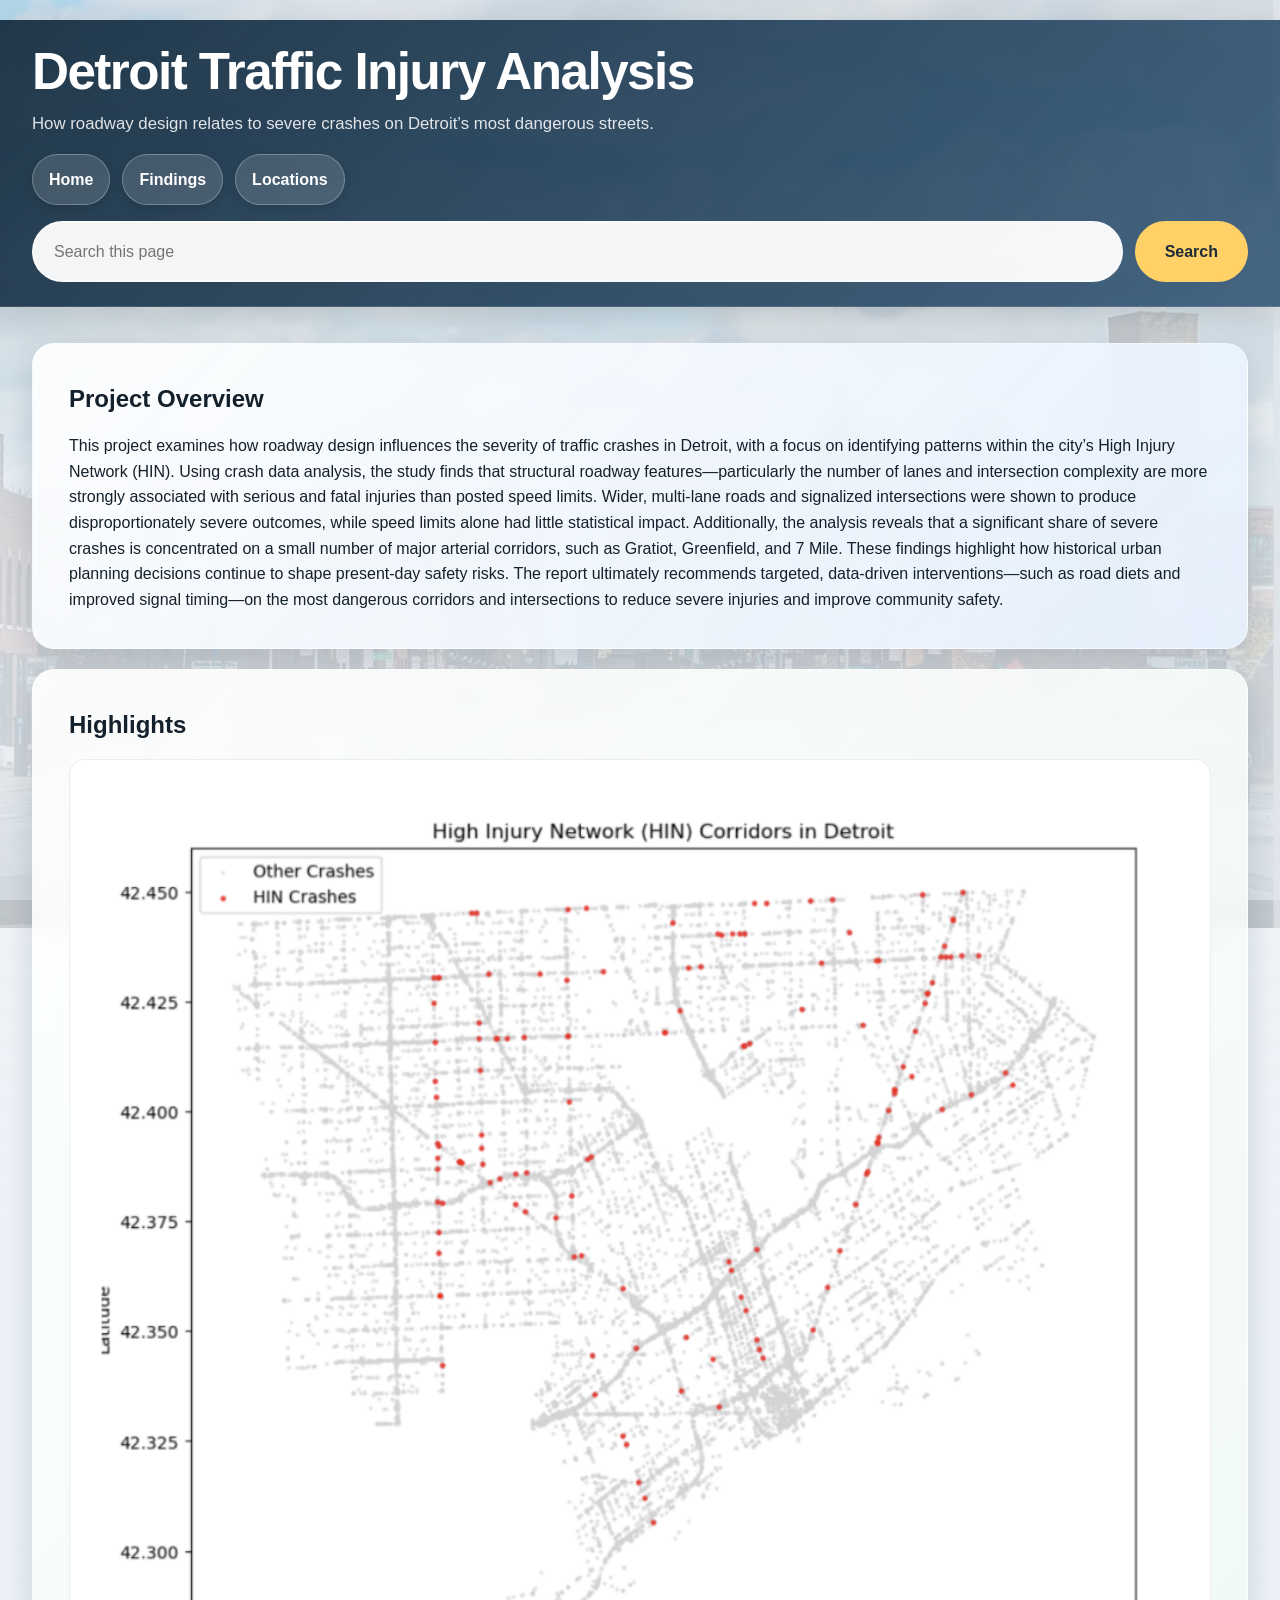
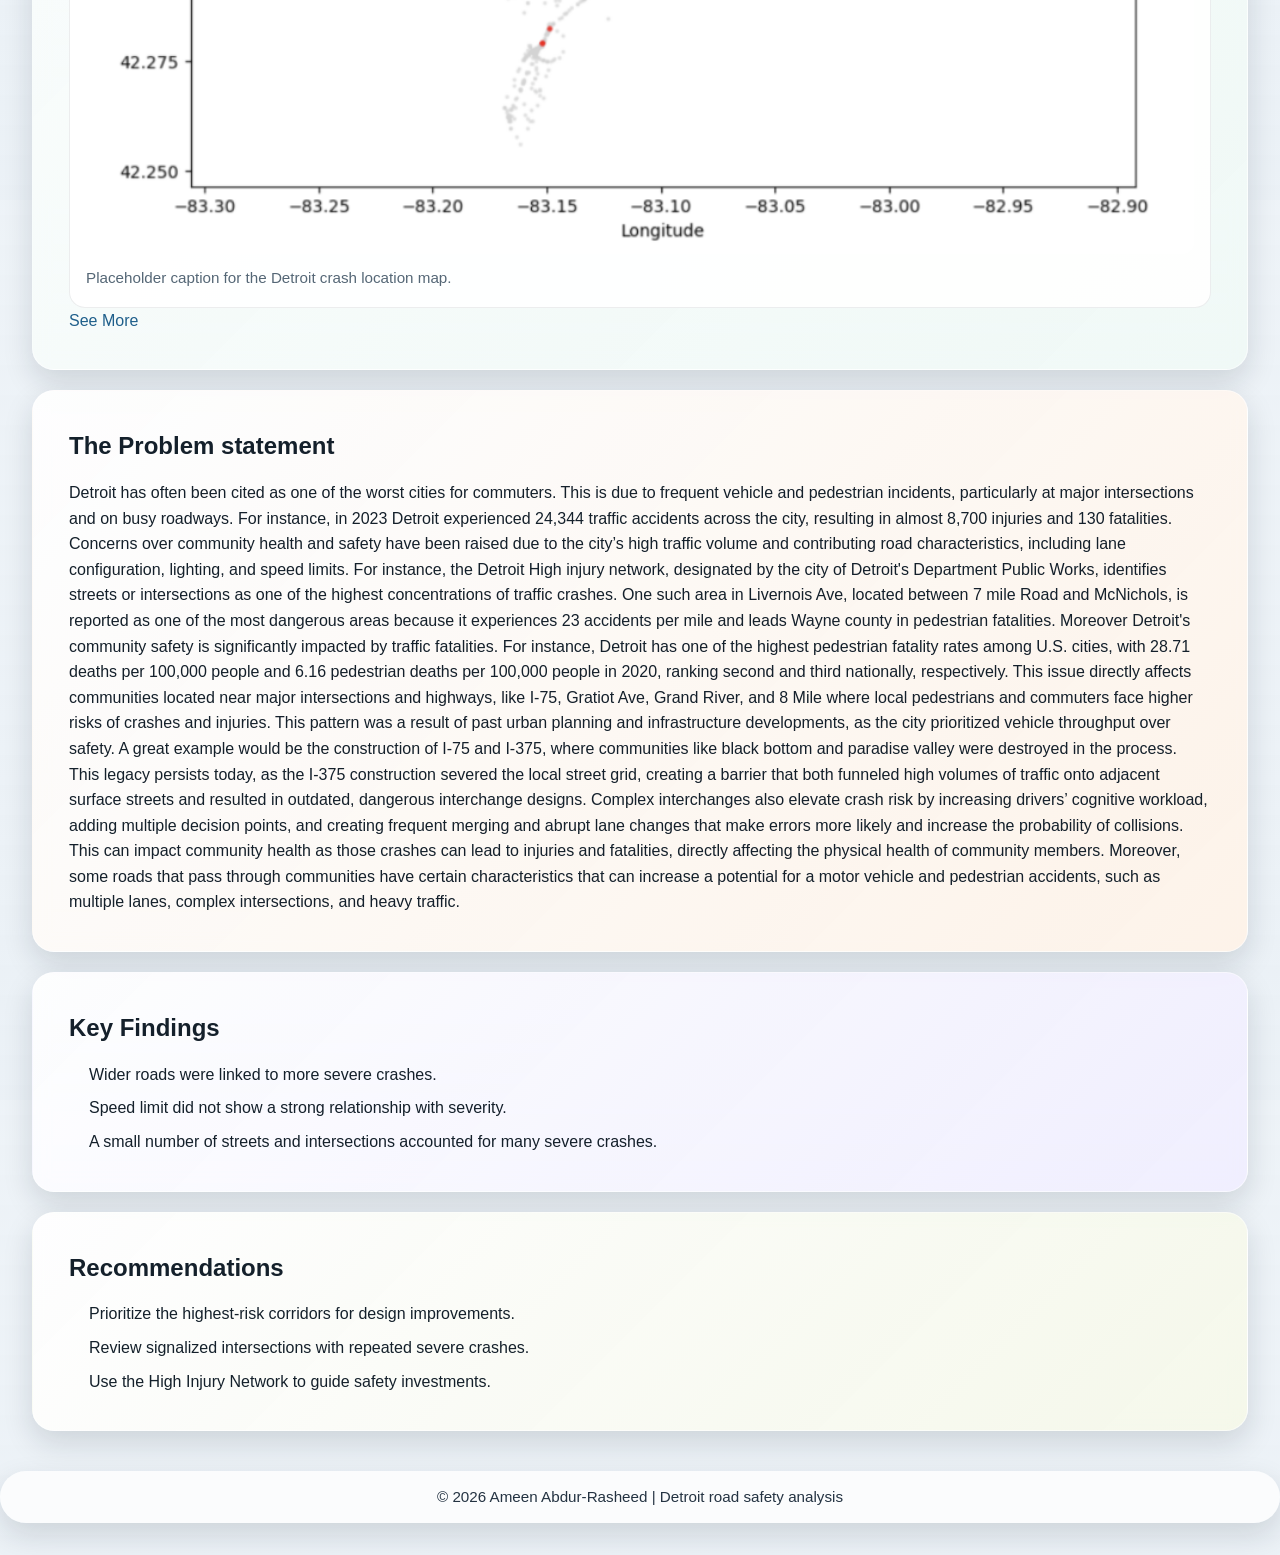
<file: index.html>
<!DOCTYPE html>
<html lang="en">
<head>
  <meta charset="UTF-8">
  <meta name="viewport" content="width=device-width, initial-scale=1.0">
  <title>Detroit Traffic Injury Analysis</title>
  <link rel="stylesheet" href="reset.css">
  <link rel="stylesheet" href="style.css">
</head>
<body>
  <header class="site-header">
    <div class="hero-card">
      <h1>Detroit Traffic Injury Analysis</h1>
      <p>How roadway design relates to severe crashes on Detroit’s most dangerous streets.</p>

      <nav aria-label="Main navigation">
        <a href="index.html">Home</a>
        <a href="findings.html">Findings</a>
        <a href="locations.html">Locations</a>
      </nav>

      <form class="search-bar" action="#" method="get">
        <label class="sr-only" for="site-search">Search this page</label>
        <input id="site-search" type="search" name="q" placeholder="Search this page">
        <button type="submit">Search</button>
      </form>
    </div>
  </header>

  <main>
    <section class="panel panel-overview">
      <h2>Project Overview</h2>
      <p>
        This project examines how roadway design influences the severity of traffic crashes in Detroit, with a focus on identifying patterns within the city’s High Injury Network (HIN). Using crash data analysis, the study finds that structural roadway features—particularly the number of lanes and intersection complexity are more strongly associated with serious and fatal injuries than posted speed limits. Wider, multi-lane roads and signalized intersections were shown to produce disproportionately severe outcomes, while speed limits alone had little statistical impact. Additionally, the analysis reveals that a significant share of severe crashes is concentrated on a small number of major arterial corridors, such as Gratiot, Greenfield, and 7 Mile. These findings highlight how historical urban planning decisions continue to shape present-day safety risks. The report ultimately recommends targeted, data-driven interventions—such as road diets and improved signal timing—on the most dangerous corridors and intersections to reduce severe injuries and improve community safety.
      </p>
    </section>
    <section class="panel panel-highlights">
        <h2>Highlights</h2>
        <figure>
            <img src="Chart2 .png" alt="Placeholder map showing high-risk crash locations in Detroit">
            <figcaption>Placeholder caption for the Detroit crash location map.</figcaption>
        </figure>
        <a class="see-more" href="locations.html">See More</a>
    </section>


    <section class="panel panel-problem">
      <h2>The Problem statement</h2>
      <p>
        Detroit has often been cited as one of the worst cities for commuters. This is due to frequent vehicle and pedestrian incidents, particularly at major intersections and on busy roadways. For instance, in 2023 Detroit experienced 24,344 traffic accidents across the city, resulting in almost 8,700 injuries and 130 fatalities. Concerns over community health and safety have been raised due to the city’s high traffic volume and contributing road characteristics, including lane configuration, lighting, and speed limits. For instance, the Detroit High injury network, designated by the city of Detroit's Department Public Works, identifies streets or intersections as one of  the highest concentrations of traffic crashes. One such area in Livernois Ave, located  between 7 mile Road and McNichols,  is reported as one of the most dangerous areas because it experiences 23 accidents per mile and leads Wayne county in pedestrian fatalities. Moreover Detroit's community safety is significantly impacted by traffic fatalities.  For instance, Detroit has one of the highest pedestrian fatality rates among U.S. ​​cities, with 28.71 deaths per 100,000 people and 6.16 pedestrian deaths per 100,000 people in 2020, ranking second and third nationally, respectively​.  
        This issue directly affects communities located near major intersections and highways, like I-75, Gratiot Ave, Grand River, and 8 Mile where local pedestrians and commuters face higher risks of crashes and injuries. This pattern was a result of past urban planning and infrastructure developments, as the city prioritized vehicle throughput over safety. A great example would be the construction of I-75 and I-375, where communities like black bottom and paradise valley were destroyed in the process.  This legacy persists today, as the I-375 construction severed the local street grid, creating a barrier that both funneled high volumes of traffic onto adjacent surface streets and resulted in outdated, dangerous interchange designs.  Complex interchanges also elevate crash risk by increasing drivers’ cognitive workload, adding multiple decision points, and creating frequent merging and abrupt lane changes that make errors more likely and increase the probability of collisions.​ This can impact community health as those crashes can lead to injuries and fatalities, directly affecting the physical health of community members. Moreover, some roads that pass through communities have certain characteristics that can increase a potential for a motor vehicle and pedestrian accidents, such as multiple lanes, complex intersections, and heavy traffic.  
      </p>
    </section>

    <section class="panel panel-findings">
      <h2>Key Findings</h2>
      <ul>
        <li>Wider roads were linked to more severe crashes.</li>
        <li>Speed limit did not show a strong relationship with severity.</li>
        <li>A small number of streets and intersections accounted for many severe crashes.</li>
      </ul>
    </section>

    <section class="panel panel-recommendations">
      <h2>Recommendations</h2>
      <ul>
        <li>Prioritize the highest-risk corridors for design improvements.</li>
        <li>Review signalized intersections with repeated severe crashes.</li>
        <li>Use the High Injury Network to guide safety investments.</li>
      </ul>
    </section>
  </main>

  <footer>
    <p>&copy; 2026 Ameen Abdur-Rasheed | Detroit road safety analysis</p>
  </footer>
  <script src="IN.js"></script>
</body>
</html>
</file>
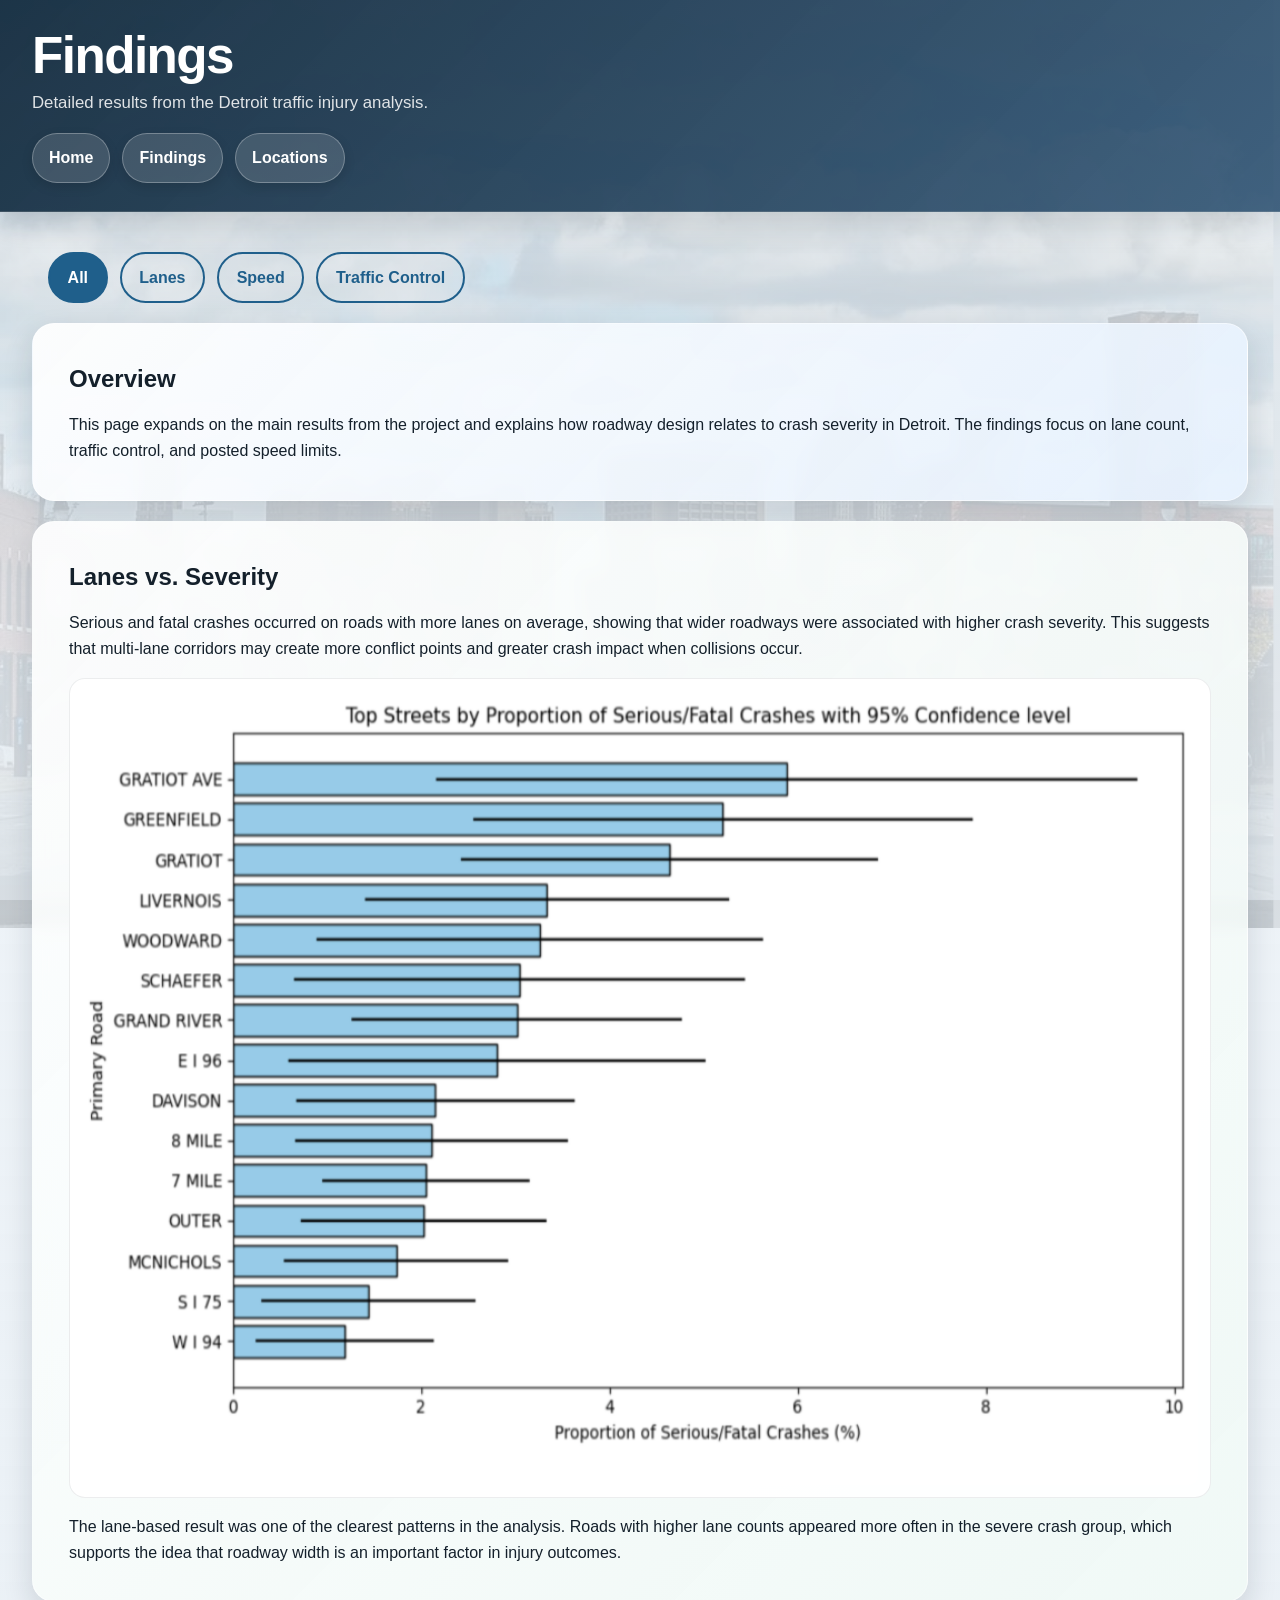
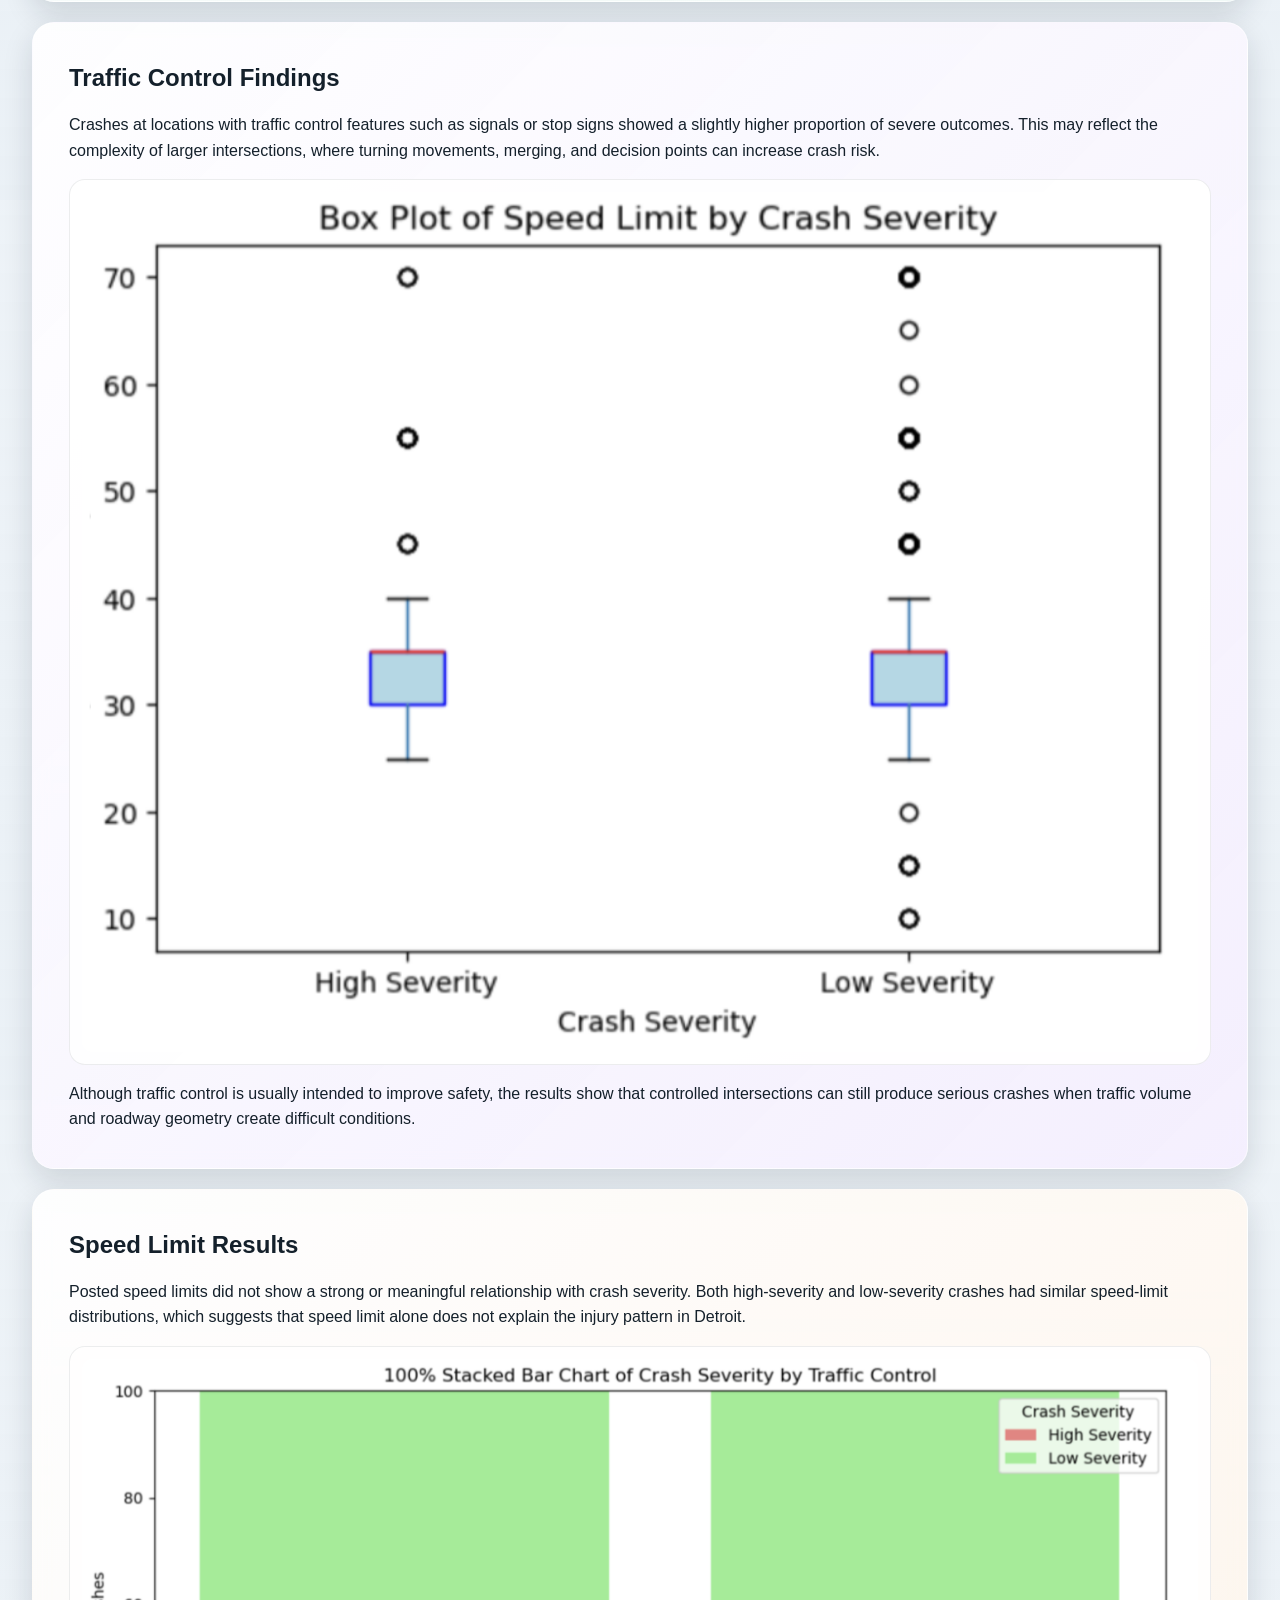
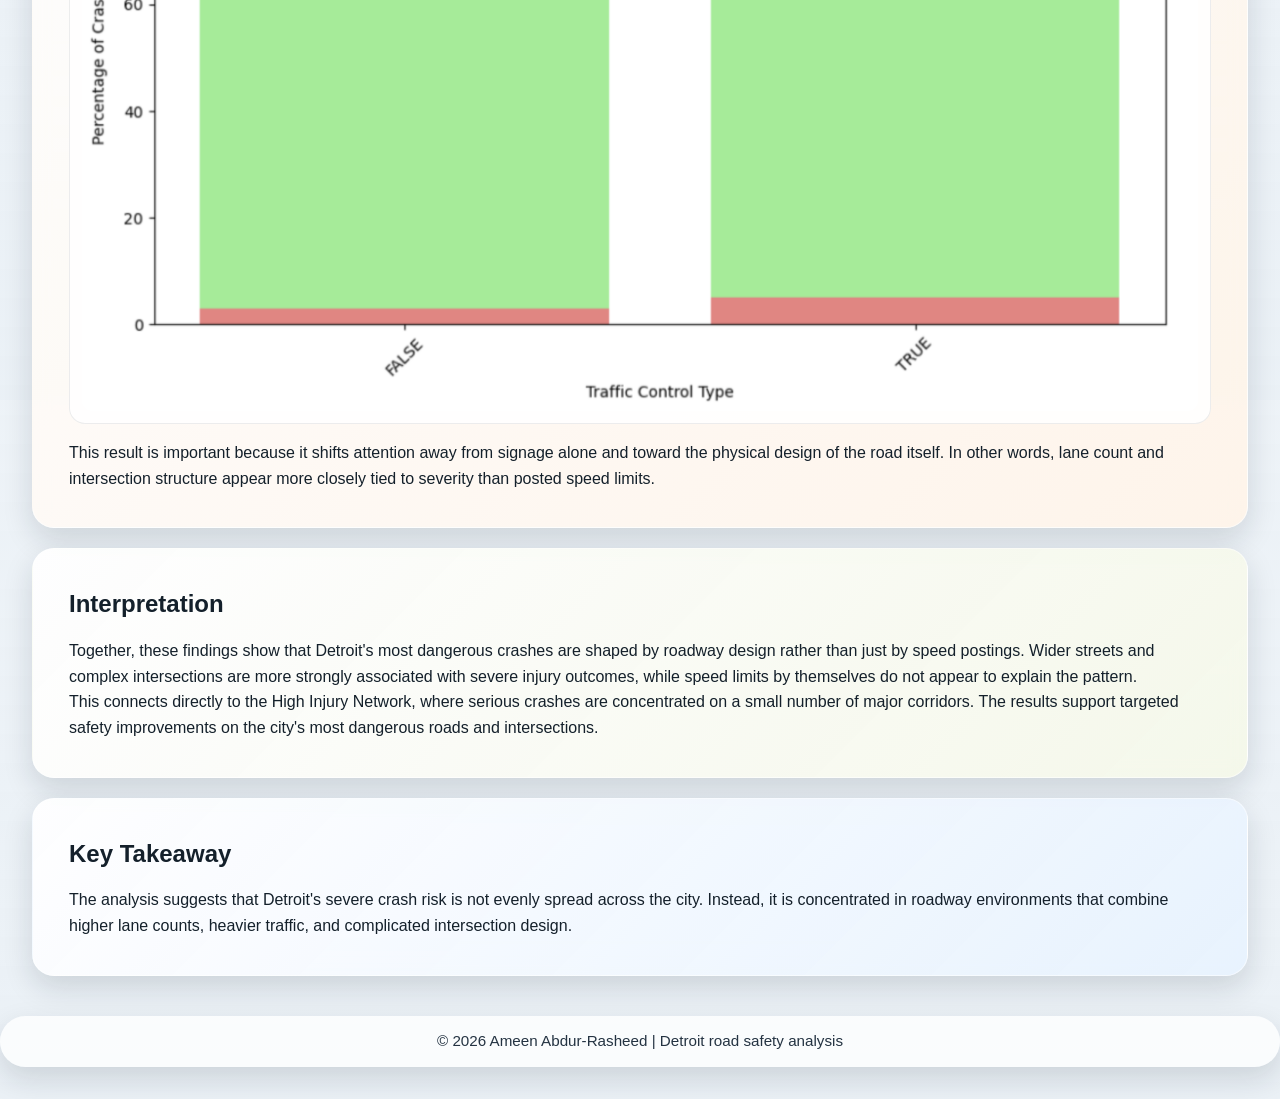
<file: findings.html>
<!DOCTYPE html>
<html lang="en">
<head>
  <meta charset="UTF-8">
  <meta name="viewport" content="width=device-width, initial-scale=1.0">
  <title>Detroit Traffic Injury Analysis | Findings</title>
  <link rel="stylesheet" href="reset.css">
  <link rel="stylesheet" href="findings.css">
</head>

<body>
  <header class="site-header">
    <div class="hero-card">
      <h1>Findings</h1>
      <p>Detailed results from the Detroit traffic injury analysis.</p>
      <nav>
        <a href="index.html">Home</a>
        <a href="findings.html">Findings</a>
        <a href="locations.html">Locations</a>
      </nav>
    </div>
  </header>

  <main>
    <div class="filter-bar">
      <button class="filter-btn active" data-filter="all">All</button>
      <button class="filter-btn" data-filter="lanes">Lanes</button>
      <button class="filter-btn" data-filter="speed">Speed</button>
      <button class="filter-btn" data-filter="control">Traffic Control</button>
    </div>

    <section class="panel panel-overview">
      <h2>Overview</h2>
      <p>This page expands on the main results from the project and explains how roadway design relates to crash severity in Detroit. The findings focus on lane count, traffic control, and posted speed limits.</p>
    </section>

    <section class="panel panel-lanes" data-topic="lanes">
      <h2>Lanes vs. Severity</h2>
      <p>Serious and fatal crashes occurred on roads with more lanes on average, showing that wider roadways were associated with higher crash severity. This suggests that multi-lane corridors may create more conflict points and greater crash impact when collisions occur.</p>
      <div class="figure-row">
        <figure>
          <img src="Chart1 .png" alt="This chart shows the percentage of all crashes on major arterial streets that result in a serious or fatal injury. ">
          <!-- <figcaption>Placeholder caption for the lane-related chart.</figcaption> -->
        </figure>
      </div>
      <p>The lane-based result was one of the clearest patterns in the analysis. Roads with higher lane counts appeared more often in the severe crash group, which supports the idea that roadway width is an important factor in injury outcomes.</p>
    </section>

    <section class="panel panel-control" data-topic="control">
      <h2>Traffic Control Findings</h2>
      <p>Crashes at locations with traffic control features such as signals or stop signs showed a slightly higher proportion of severe outcomes. This may reflect the complexity of larger intersections, where turning movements, merging, and decision points can increase crash risk.</p>
      <div class="figure-row">
        <figure>
          <img src="Chart4.png" alt="This visual above compares the distribution of the posted Speed Limit (mph) for crashes categorized as High Severity (fatal or serious injury) versus Low Severity (minor injury).">
          <!-- <figcaption>Placeholder caption for the traffic control chart.</figcaption> -->
        </figure>
      </div>
      <p>Although traffic control is usually intended to improve safety, the results show that controlled intersections can still produce serious crashes when traffic volume and roadway geometry create difficult conditions.</p>
    </section>

    <section class="panel panel-speed" data-topic="speed">
      <h2>Speed Limit Results</h2>
      <p>Posted speed limits did not show a strong or meaningful relationship with crash severity. Both high-severity and low-severity crashes had similar speed-limit distributions, which suggests that speed limit alone does not explain the injury pattern in Detroit.</p>
      <div class="figure-row">
        <figure>
          <img src="Chart3.png" alt="This chart above shows the proportional risk of a crash being severe based on the presence of a traffic control device.">
        </figure>
      </div>
      <p>This result is important because it shifts attention away from signage alone and toward the physical design of the road itself. In other words, lane count and intersection structure appear more closely tied to severity than posted speed limits.</p>
    </section>

    <section class="panel panel-interpretation">
      <h2>Interpretation</h2>
      <p>Together, these findings show that Detroit's most dangerous crashes are shaped by roadway design rather than just by speed postings. Wider streets and complex intersections are more strongly associated with severe injury outcomes, while speed limits by themselves do not appear to explain the pattern.</p>
      <p>This connects directly to the High Injury Network, where serious crashes are concentrated on a small number of major corridors. The results support targeted safety improvements on the city's most dangerous roads and intersections.</p>
    </section>

    <section class="panel panel-overview">
      <h2>Key Takeaway</h2>
      <p>The analysis suggests that Detroit's severe crash risk is not evenly spread across the city. Instead, it is concentrated in roadway environments that combine higher lane counts, heavier traffic, and complicated intersection design.</p>
    </section>
  </main>

  <footer>
    <p>&copy; 2026 Ameen Abdur-Rasheed | Detroit road safety analysis</p>
  </footer>
  <script src="IN.js"></script>
</body>
</html>
</file>
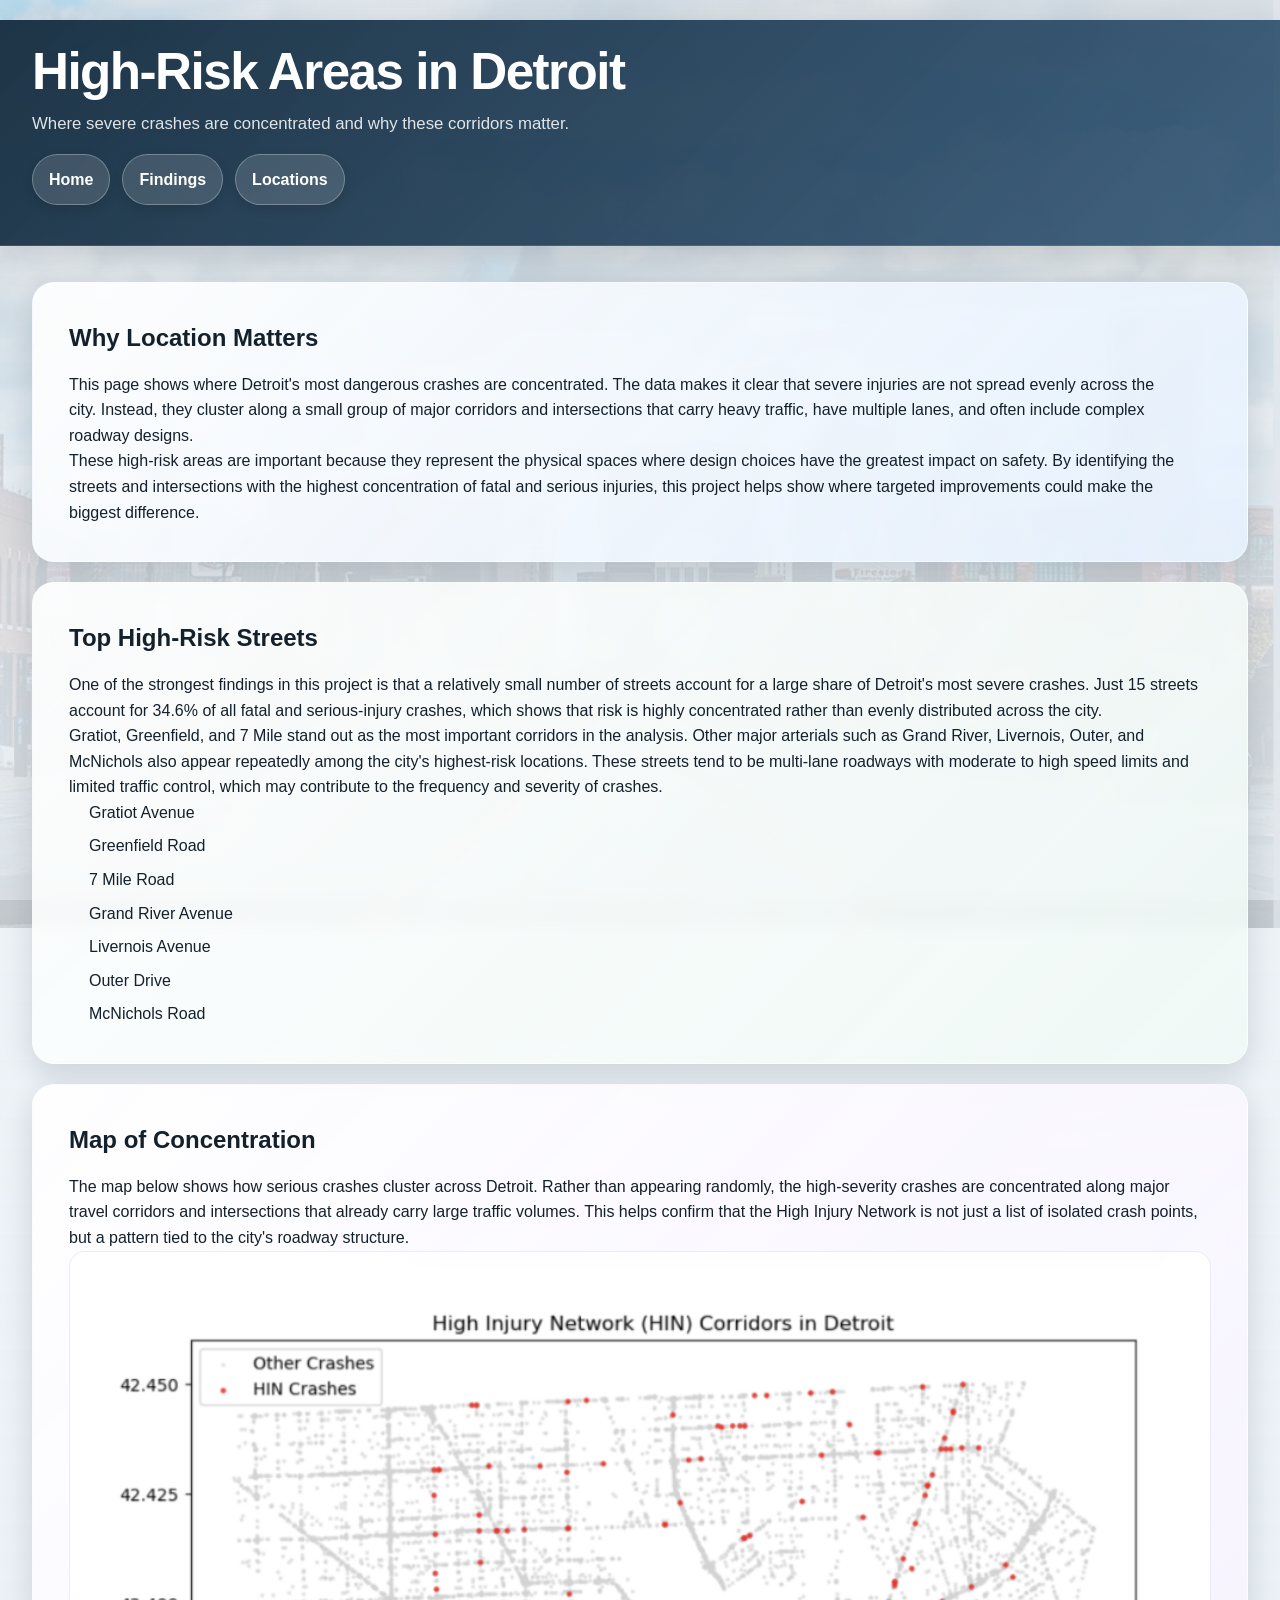
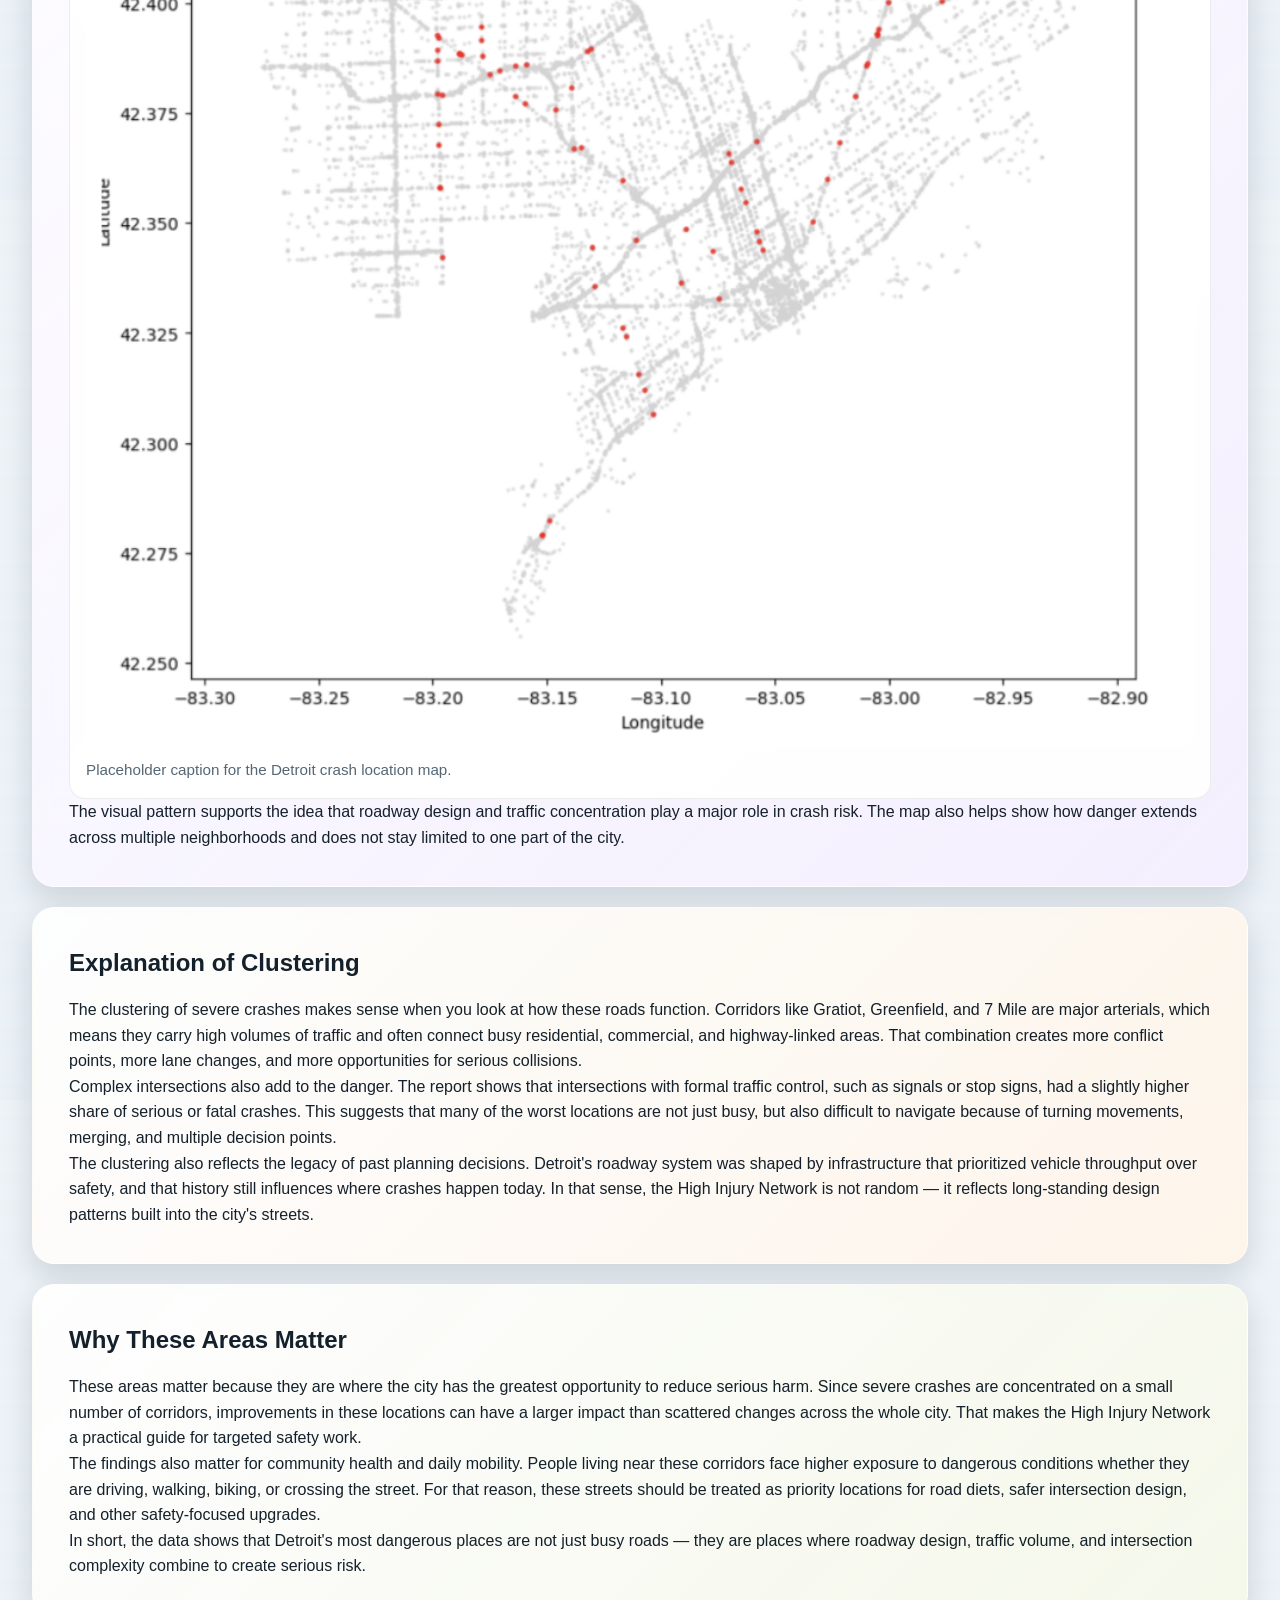
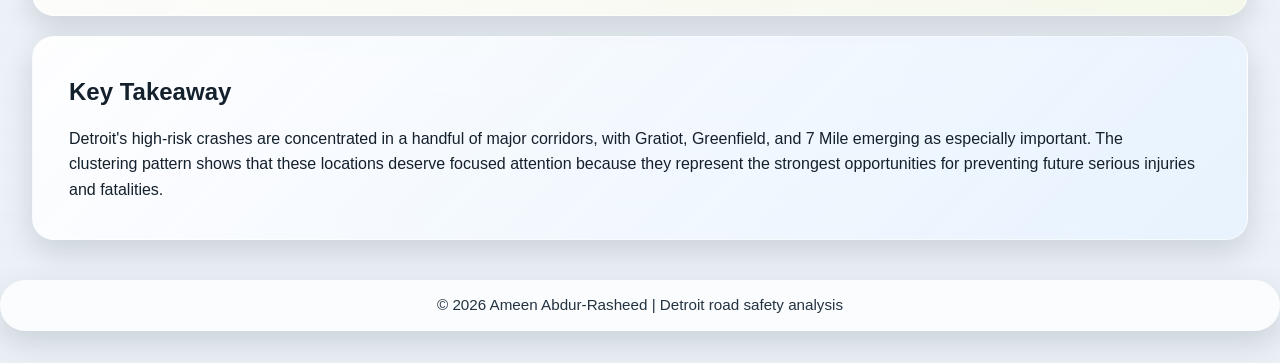
<file: locations.html>
<!DOCTYPE html>
<html lang="en">
<head>
  <meta charset="UTF-8">
  <meta name="viewport" content="width=device-width, initial-scale=1.0">
  <title>Detroit Traffic Injury Analysis | Locations</title>
  <link rel="stylesheet" href="reset.css">
  <link rel="stylesheet" href="locations.css">
</head>
<body>
  <header class="site-header">
    <div class="hero-card">
      <h1>High-Risk Areas in Detroit</h1>
      <p>Where severe crashes are concentrated and why these corridors matter.</p>
      <nav>
        <a href="index.html">Home</a>
        <a href="findings.html">Findings</a>
        <a href="locations.html">Locations</a>
      </nav>
    </div>
  </header>

  <main>
    <section class="panel panel-overview">
      <h2>Why Location Matters</h2>
      <p>This page shows where Detroit's most dangerous crashes are concentrated. The data makes it clear that severe injuries are not spread evenly across the city. Instead, they cluster along a small group of major corridors and intersections that carry heavy traffic, have multiple lanes, and often include complex roadway designs.</p>
      <p>These high-risk areas are important because they represent the physical spaces where design choices have the greatest impact on safety. By identifying the streets and intersections with the highest concentration of fatal and serious injuries, this project helps show where targeted improvements could make the biggest difference.</p>
    </section>

    <section class="panel panel-streets">
      <h2>Top High-Risk Streets</h2>
      <p>One of the strongest findings in this project is that a relatively small number of streets account for a large share of Detroit's most severe crashes. Just 15 streets account for 34.6% of all fatal and serious-injury crashes, which shows that risk is highly concentrated rather than evenly distributed across the city.</p>
      <p>Gratiot, Greenfield, and 7 Mile stand out as the most important corridors in the analysis. Other major arterials such as Grand River, Livernois, Outer, and McNichols also appear repeatedly among the city's highest-risk locations. These streets tend to be multi-lane roadways with moderate to high speed limits and limited traffic control, which may contribute to the frequency and severity of crashes.</p>

      <ul>
        <li>Gratiot Avenue</li>
        <li>Greenfield Road</li>
        <li>7 Mile Road</li>
        <li>Grand River Avenue</li>
        <li>Livernois Avenue</li>
        <li>Outer Drive</li>
        <li>McNichols Road</li>
      </ul>
    </section>

    <section class="panel panel-map">
      <h2>Map of Concentration</h2>
      <p>The map below shows how serious crashes cluster across Detroit. Rather than appearing randomly, the high-severity crashes are concentrated along major travel corridors and intersections that already carry large traffic volumes. This helps confirm that the High Injury Network is not just a list of isolated crash points, but a pattern tied to the city's roadway structure.</p>

      <figure>
        <img src="Chart2 .png" alt="Placeholder map showing high-risk crash locations in Detroit">
        <figcaption>Placeholder caption for the Detroit crash location map.</figcaption>
      </figure>

      <p>The visual pattern supports the idea that roadway design and traffic concentration play a major role in crash risk. The map also helps show how danger extends across multiple neighborhoods and does not stay limited to one part of the city.</p>
    </section>

    <section class="panel panel-clustering">
      <h2>Explanation of Clustering</h2>
      <p>The clustering of severe crashes makes sense when you look at how these roads function. Corridors like Gratiot, Greenfield, and 7 Mile are major arterials, which means they carry high volumes of traffic and often connect busy residential, commercial, and highway-linked areas. That combination creates more conflict points, more lane changes, and more opportunities for serious collisions.</p>
      <p>Complex intersections also add to the danger. The report shows that intersections with formal traffic control, such as signals or stop signs, had a slightly higher share of serious or fatal crashes. This suggests that many of the worst locations are not just busy, but also difficult to navigate because of turning movements, merging, and multiple decision points.</p>
      <p>The clustering also reflects the legacy of past planning decisions. Detroit's roadway system was shaped by infrastructure that prioritized vehicle throughput over safety, and that history still influences where crashes happen today. In that sense, the High Injury Network is not random — it reflects long-standing design patterns built into the city's streets.</p>
    </section>

    <section class="panel panel-importance">
      <h2>Why These Areas Matter</h2>
      <p>These areas matter because they are where the city has the greatest opportunity to reduce serious harm. Since severe crashes are concentrated on a small number of corridors, improvements in these locations can have a larger impact than scattered changes across the whole city. That makes the High Injury Network a practical guide for targeted safety work.</p>
      <p>The findings also matter for community health and daily mobility. People living near these corridors face higher exposure to dangerous conditions whether they are driving, walking, biking, or crossing the street. For that reason, these streets should be treated as priority locations for road diets, safer intersection design, and other safety-focused upgrades.</p>
      <p>In short, the data shows that Detroit's most dangerous places are not just busy roads — they are places where roadway design, traffic volume, and intersection complexity combine to create serious risk.</p>
    </section>

    <section class="panel panel-overview">
      <h2>Key Takeaway</h2>
      <p>Detroit's high-risk crashes are concentrated in a handful of major corridors, with Gratiot, Greenfield, and 7 Mile emerging as especially important. The clustering pattern shows that these locations deserve focused attention because they represent the strongest opportunities for preventing future serious injuries and fatalities.</p>
    </section>
  </main>

  <footer>
    <p>&copy; 2026 Ameen Abdur-Rasheed | Detroit road safety analysis</p>
  </footer>
    <script src="IN.js"></script>
</body>
</html>
</file>
<file: style.css>
:root {
  --text: #14202b;
  --muted: #556776;
  --accent: #1f5f8b;
  --accent-dark: #174963;
  --border: rgba(255, 255, 255, 0.5);
  --card: rgba(255, 255, 255, 0.84);
  --card-strong: rgba(255, 255, 255, 0.92);
  --shadow: 0 12px 30px rgba(17, 28, 39, 0.14);
  --radius: 22px;
  --page-bg: #d9e5ef;
}

* {
  box-sizing: border-box;
}

html {
  scroll-behavior: smooth;
}

body {
  margin: 0;
  font-family: Arial, Helvetica, sans-serif;
  color: var(--text);
  line-height: 1.6;
  background:
    linear-gradient(rgba(232, 239, 245, 0.76), rgba(232, 239, 245, 0.88)),
    url("img.detroit.png") center/cover fixed no-repeat;
}

a {
  color: var(--accent);
  text-decoration: none;
}

a:hover,
a:focus-visible {
  color: var(--accent-dark);
  text-decoration: underline;
}

.site-header {
  width: 100%;
  padding: 1.25rem 0 0.75rem;
}

.hero-card,
main,
footer p {
  width: 100%;
  padding-left: 1rem;
  padding-right: 1rem;
}

.hero-card {
  padding-top: 1.25rem;
  padding-bottom: 1.25rem;
  background: linear-gradient(135deg, rgba(18, 42, 61, 0.92), rgba(48, 84, 116, 0.88));
  color: #fff;
  box-shadow: var(--shadow);
  border-bottom: 1px solid rgba(255, 255, 255, 0.15);
}

.hero-card h1,
.hero-card p,
.hero-card nav,
.hero-card .search-bar {
  width: 100%;
}

.hero-card h1 {
  margin: 0;
  font-size: clamp(2rem, 4vw, 3.5rem);
  line-height: 1.08;
  letter-spacing: -0.03em;
}

.hero-card p {
  margin: 0.75rem 0 1rem;
  color: rgba(255, 255, 255, 0.86);
  font-size: 1.05rem;
}

nav {
  display: flex;
  flex-wrap: wrap;
  gap: 0.75rem;
  margin: 0.25rem 0 1rem;
}

nav a {
  display: inline-block;
  padding: 0.72rem 1rem;
  border-radius: 999px;
  border: 1px solid rgba(255, 255, 255, 0.28);
  background: rgba(255, 255, 255, 0.14);
  color: #fff;
  font-weight: 700;
  box-shadow: 0 4px 12px rgba(0, 0, 0, 0.12);
}

nav a:hover,
nav a:focus-visible {
  background: #fff;
  color: var(--accent-dark);
  text-decoration: none;
}


.search-bar {
  display: flex;
  gap: 0.75rem;
  flex-wrap: wrap;
  align-items: center;
  margin-top: 0.5rem;
}

.search-bar input {
  flex: 1 1 280px;
  padding: 1rem 1.25rem;
  border: 2px solid rgba(255, 255, 255, 0.5);
  border-radius: 999px;
  background: rgba(255, 255, 255, 0.95);
  color: var(--text);
  font-size: 1rem;
  outline: none;
}

.search-bar button {
  padding: 1rem 1.75rem;
  border: 2px solid #ffd166;
  border-radius: 999px;
  background: #ffd166;
  color: #1f2b38;
  font-weight: 700;
  font-size: 1rem;
  cursor: pointer;
  white-space: nowrap;
}

.search-bar button:hover,
.search-bar button:focus-visible {
  background: #ffbf3c;
  border-color: #ffbf3c;
}


main {
  display: flex;
  flex-direction: column;
  gap: 1.25rem;
  padding: 1rem 1rem 2rem;
}

.panel {
  padding: 2rem;
  border-radius: var(--radius);
  border: 1px solid var(--border);
  box-shadow: var(--shadow);
  backdrop-filter: blur(8px);
  background: var(--card);
}

.panel h2 {
  margin: 0 0 0.9rem;
  font-size: 1.5rem;
}

.panel p,
.panel li {
  color: var(--text);
}

.panel-overview {
  background: linear-gradient(135deg, rgba(255, 255, 255, 0.92), rgba(231, 242, 255, 0.88));
}

.panel-highlights {
  background: linear-gradient(135deg, rgba(255, 255, 255, 0.9), rgba(240, 249, 246, 0.88));
}

.panel-problem {
  background: linear-gradient(135deg, rgba(255, 255, 255, 0.9), rgba(255, 242, 231, 0.88));
}

.panel-findings {
  background: linear-gradient(135deg, rgba(255, 255, 255, 0.9), rgba(240, 237, 255, 0.88));
}

.panel-recommendations {
  background: linear-gradient(135deg, rgba(255, 255, 255, 0.92), rgba(245, 248, 232, 0.9));
}

ul {
  margin: 0;
  padding-left: 1.25rem;
}

li + li {
  margin-top: 0.5rem;
}

figure {
  margin: 0;
  padding: 1rem;
  border-radius: 16px;
  background: var(--card-strong);
  border: 1px solid rgba(20, 32, 43, 0.08);
}

img {
  width: 100%;
  height: auto;
  display: block;
  border-radius: 12px;
}

figcaption {
  margin-top: 0.75rem;
  color: var(--muted);
  font-size: 0.95rem;
}

footer {
  padding: 0 0 2rem;
}

footer p {
  margin: 0;
  text-align: center;
  color: #243342;
  font-size: 0.95rem;
  background: rgba(255, 255, 255, 0.78);
  border-radius: 999px;
  padding: 0.85rem 1rem;
  box-shadow: var(--shadow);
}

.sr-only {
  position: absolute;
  width: 1px;
  height: 1px;
  padding: 0;
  margin: -1px;
  overflow: hidden;
  clip-path: inset(50%);
  white-space: nowrap;
  border: 0;
}

@media (min-width: 700px) {
  .hero-card,
  main,
  footer p {
    padding-left: 2rem;
    padding-right: 2rem;
  }

  .hero-card {
    padding-top: 1.5rem;
    padding-bottom: 1.5rem;
  }

  main {
    padding-top: 1.5rem;
    padding-bottom: 2.5rem;
  }

  .panel {
    padding: 2.25rem;
  }
}
</file>
<file: findings.css>
:root {
  --text: #14202b;
  --muted: #556776;
  --accent: #1f5f8b;
  --accent-dark: #174963;
  --border: rgba(255, 255, 255, 0.5);
  --card: rgba(255, 255, 255, 0.86);
  --card-strong: rgba(255, 255, 255, 0.93);
  --shadow: 0 12px 30px rgba(17, 28, 39, 0.14);
  --radius: 22px;
}

* {
  box-sizing: border-box;
}

html {
  scroll-behavior: smooth;
}

body {
  margin: 0;
  font-family: Arial, Helvetica, sans-serif;
  color: var(--text);
  line-height: 1.6;
  background:
    linear-gradient(rgba(232, 239, 245, 0.78), rgba(232, 239, 245, 0.9)),
    url("img.detroit.png") center/cover fixed no-repeat;
}

a {
  color: var(--accent);
  text-decoration: none;
}

a:hover,
a:focus-visible {
  color: var(--accent-dark);
  text-decoration: underline;
}

/*Header  */

.site-header {
  width: 100%;
  padding: 0;
}

.hero-card,
main,
footer p {
  width: 100%;
  padding-left: 1rem;
  padding-right: 1rem;
}

.hero-card {
  padding-top: 1.5rem;
  padding-bottom: 1.5rem;
  background: linear-gradient(135deg, rgba(18, 42, 61, 0.94), rgba(48, 84, 116, 0.9));
  color: #fff;
  box-shadow: var(--shadow);
  border-bottom: 1px solid rgba(255, 255, 255, 0.15);
}

.hero-card h1 {
  margin: 0 0 0.4rem;
  font-size: clamp(2rem, 4vw, 3.5rem);
  line-height: 1.08;
  letter-spacing: -0.03em;
}

.hero-card > p {
  margin: 0 0 1rem;
  color: rgba(255, 255, 255, 0.86);
  font-size: 1.05rem;
}

nav {
  display: flex;
  flex-wrap: wrap;
  gap: 0.75rem;
  margin: 0;
}

nav a {
  display: inline-block;
  padding: 0.72rem 1rem;
  border-radius: 999px;
  border: 1px solid rgba(255, 255, 255, 0.28);
  background: rgba(255, 255, 255, 0.14);
  color: #fff;
  font-weight: 700;
  box-shadow: 0 4px 12px rgba(0, 0, 0, 0.12);
}

nav a:hover,
nav a:focus-visible {
  background: #fff;
  color: var(--accent-dark);
  text-decoration: none;
}

/* ── Main layout ── */

main {
  display: flex;
  flex-direction: column;
  gap: 1.25rem;
  padding: 1rem 1rem 2rem;
}

/* ── Panels ── */

.panel {
  padding: 2rem;
  border-radius: var(--radius);
  border: 1px solid var(--border);
  box-shadow: var(--shadow);
  backdrop-filter: blur(8px);
  background: var(--card);
}

.panel h2 {
  margin: 0 0 0.9rem;
  font-size: 1.5rem;
}

.panel p,
.panel li {
  color: var(--text);
}

.panel-overview {
  background: linear-gradient(135deg, rgba(255, 255, 255, 0.92), rgba(231, 242, 255, 0.88));
}

.panel-lanes {
  background: linear-gradient(135deg, rgba(255, 255, 255, 0.9), rgba(240, 249, 246, 0.88));
}

.panel-control {
  background: linear-gradient(135deg, rgba(255, 255, 255, 0.92), rgba(245, 238, 255, 0.88));
}

.panel-speed {
  background: linear-gradient(135deg, rgba(255, 255, 255, 0.9), rgba(255, 244, 232, 0.9));
}

.panel-interpretation {
  background: linear-gradient(135deg, rgba(255, 255, 255, 0.92), rgba(245, 248, 232, 0.9));
}

/* ── Figures — compact, side-by-side when space allows ── */

.figure-row {
  display: grid;
  grid-template-columns: repeat(auto-fit, minmax(280px, 1fr));
  gap: 1rem;
  margin: 1rem 0;
}

figure {
  margin: 0;
  padding: 0.75rem;
  border-radius: 16px;
  background: var(--card-strong);
  border: 1px solid rgba(20, 32, 43, 0.08);
}

img {
  width: 100%;
  height: auto;
  display: block;
  border-radius: 10px;
}

figcaption {
  margin-top: 0.5rem;
  color: var(--muted);
  font-size: 0.88rem;
}

/*Lists */

ul {
  margin: 0;
  padding-left: 1.25rem;
}

li + li {
  margin-top: 0.5rem;
}

/* Footer*/

footer {
  padding: 0 0 2rem;
}

footer p {
  margin: 0;
  text-align: center;
  color: #243342;
  font-size: 0.95rem;
  background: rgba(255, 255, 255, 0.78);
  border-radius: 999px;
  padding: 0.85rem 1rem;
  box-shadow: var(--shadow);
}

/*Accessibility  */

.sr-only {
  position: absolute;
  width: 1px;
  height: 1px;
  padding: 0;
  margin: -1px;
  overflow: hidden;
  clip-path: inset(50%);
  white-space: nowrap;
  border: 0;
}

/*Responsive */

@media (min-width: 700px) {
  .hero-card,
  main,
  footer p {
    padding-left: 2rem;
    padding-right: 2rem;
  }

  .hero-card {
    padding-top: 1.75rem;
    padding-bottom: 1.75rem;
  }

  main {
    padding-top: 1.5rem;
    padding-bottom: 2.5rem;
  }

  .panel {
    padding: 2.25rem;
  }
}

/* filter buttons */
.filter-bar {
  display: flex;
  gap: 0.75rem;
  flex-wrap: wrap;
  padding: 1rem 1rem 0;
}

.filter-btn {
  padding: 0.65rem 1.1rem;
  border-radius: 999px;
  border: 2px solid var(--accent);
  background: transparent;
  color: var(--accent);
  font-weight: 700;
  cursor: pointer;
  transition: background 0.2s, color 0.2s;
}

.filter-btn.active,
.filter-btn:hover {
  background: var(--accent);
  color: #fff;
}

/* hidden panel state */
.panel-hidden {
  display: none;
}
</file>
<file: locations.css>
:root {
  --text: #14202b;
  --muted: #556776;
  --accent: #1f5f8b;
  --accent-dark: #174963;
  --border: rgba(255, 255, 255, 0.5);
  --card: rgba(255, 255, 255, 0.86);
  --card-strong: rgba(255, 255, 255, 0.93);
  --shadow: 0 12px 30px rgba(17, 28, 39, 0.14);
  --radius: 22px;
}

* {
  box-sizing: border-box;
}

html {
  scroll-behavior: smooth;
}

body {
  margin: 0;
  font-family: Arial, Helvetica, sans-serif;
  color: var(--text);
  line-height: 1.6;
  background:
    linear-gradient(rgba(232, 239, 245, 0.78), rgba(232, 239, 245, 0.9)),
    url("img.detroit.png") center/cover fixed no-repeat;
}

a {
  color: var(--accent);
  text-decoration: none;
}

a:hover,
a:focus-visible {
  color: var(--accent-dark);
  text-decoration: underline;
}

.site-header {
  width: 100%;
  padding: 1.25rem 0 0.75rem;
}

.hero-card,
main,
footer p {
  width: 100%;
  padding-left: 1rem;
  padding-right: 1rem;
}

.hero-card {
  padding-top: 1.25rem;
  padding-bottom: 1.25rem;
  background: linear-gradient(135deg, rgba(18, 42, 61, 0.94), rgba(48, 84, 116, 0.9));
  color: #fff;
  box-shadow: var(--shadow);
  border-bottom: 1px solid rgba(255, 255, 255, 0.15);
}

.hero-card h1 {
  margin: 0;
  font-size: clamp(2rem, 4vw, 3.5rem);
  line-height: 1.08;
  letter-spacing: -0.03em;
}

.hero-card p {
  margin: 0.75rem 0 1rem;
  color: rgba(255, 255, 255, 0.86);
  font-size: 1.05rem;
}

nav {
  display: flex;
  flex-wrap: wrap;
  gap: 0.75rem;
  margin: 0.25rem 0 1rem;
}

nav a {
  display: inline-block;
  padding: 0.72rem 1rem;
  border-radius: 999px;
  border: 1px solid rgba(255, 255, 255, 0.28);
  background: rgba(255, 255, 255, 0.14);
  color: #fff;
  font-weight: 700;
  box-shadow: 0 4px 12px rgba(0, 0, 0, 0.12);
}

nav a:hover,
nav a:focus-visible {
  background: #fff;
  color: var(--accent-dark);
  text-decoration: none;
}

main {
  display: flex;
  flex-direction: column;
  gap: 1.25rem;
  padding: 1rem 1rem 2rem;
}

.panel {
  padding: 2rem;
  border-radius: var(--radius);
  border: 1px solid var(--border);
  box-shadow: var(--shadow);
  backdrop-filter: blur(8px);
  background: var(--card);
}

.panel h2 {
  margin: 0 0 0.9rem;
  font-size: 1.5rem;
}

.panel p,
.panel li {
  color: var(--text);
}

.panel-overview {
  background: linear-gradient(135deg, rgba(255, 255, 255, 0.92), rgba(231, 242, 255, 0.88));
}

.panel-streets {
  background: linear-gradient(135deg, rgba(255, 255, 255, 0.9), rgba(240, 249, 246, 0.88));
}

.panel-map {
  background: linear-gradient(135deg, rgba(255, 255, 255, 0.92), rgba(245, 238, 255, 0.88));
}

.panel-clustering {
  background: linear-gradient(135deg, rgba(255, 255, 255, 0.9), rgba(255, 244, 232, 0.9));
}

.panel-importance {
  background: linear-gradient(135deg, rgba(255, 255, 255, 0.92), rgba(245, 248, 232, 0.9));
}

ul {
  margin: 0;
  padding-left: 1.25rem;
}

li + li {
  margin-top: 0.5rem;
}

figure {
  margin: 0;
  padding: 1rem;
  border-radius: 16px;
  background: var(--card-strong);
  border: 1px solid rgba(20, 32, 43, 0.08);
}

img {
  width: 100%;
  height: auto;
  display: block;
  border-radius: 12px;
}

figcaption {
  margin-top: 0.75rem;
  color: var(--muted);
  font-size: 0.95rem;
}

.see-more {
  display: inline-block;
  margin-top: 1rem;
  padding: 0.8rem 1.2rem;
  border-radius: 999px;
  background: var(--accent);
  color: #fff;
  font-weight: 700;
}

.see-more:hover,
.see-more:focus-visible {
  background: var(--accent-dark);
  color: #fff;
  text-decoration: none;
}

footer {
  padding: 0 0 2rem;
}

footer p {
  margin: 0;
  text-align: center;
  color: #243342;
  font-size: 0.95rem;
  background: rgba(255, 255, 255, 0.78);
  border-radius: 999px;
  padding: 0.85rem 1rem;
  box-shadow: var(--shadow);
}

.sr-only {
  position: absolute;
  width: 1px;
  height: 1px;
  padding: 0;
  margin: -1px;
  overflow: hidden;
  clip-path: inset(50%);
  white-space: nowrap;
  border: 0;
}

@media (min-width: 700px) {
  .hero-card,
  main,
  footer p {
    padding-left: 2rem;
    padding-right: 2rem;
  }

  .hero-card {
    padding-top: 1.5rem;
    padding-bottom: 1.5rem;
  }

  main {
    padding-top: 1.5rem;
    padding-bottom: 2.5rem;
  }

  .panel {
    padding: 2.25rem;
  }
}
</file>
